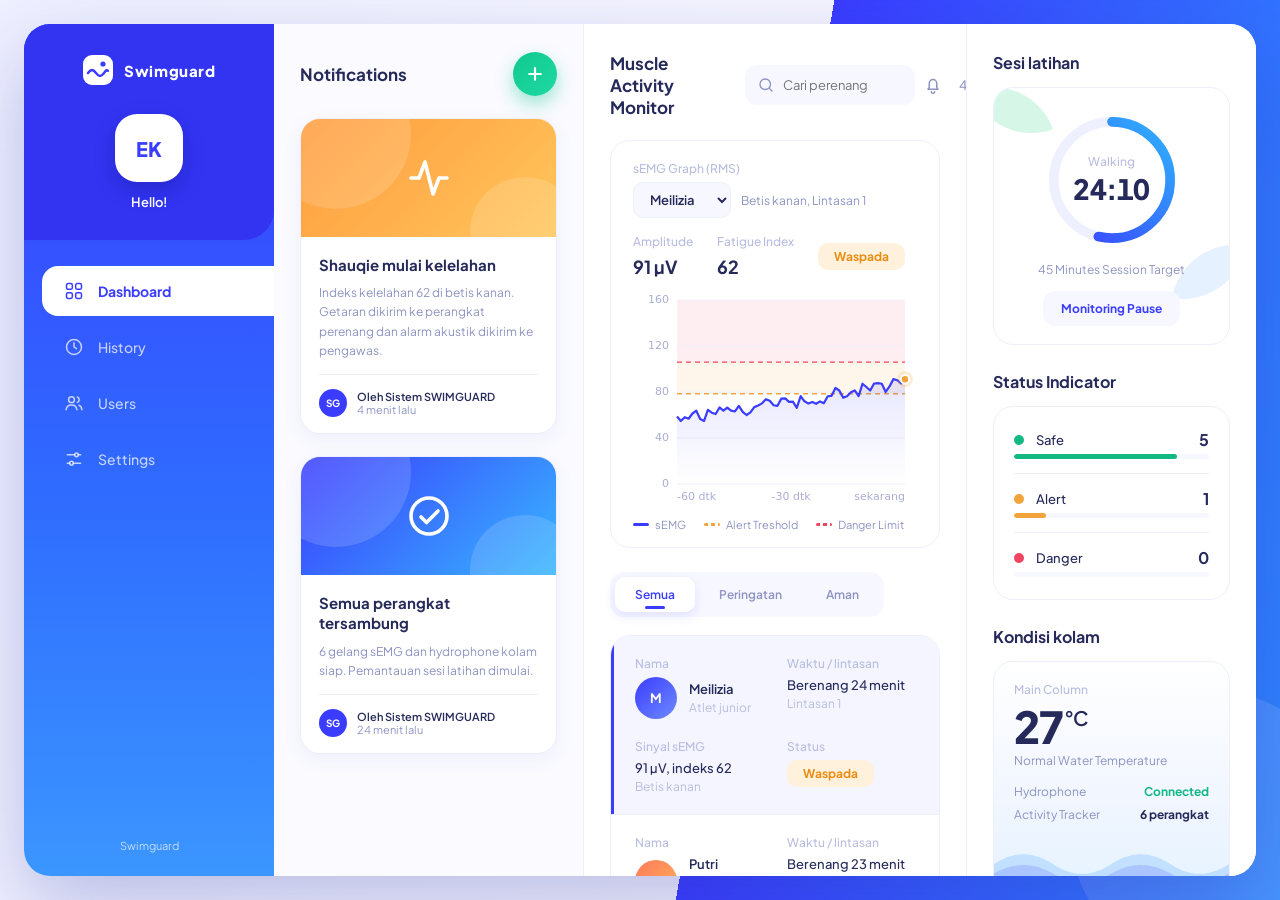
<file: index.html>
<!DOCTYPE html>
<html lang="id">
<head>
  <meta charset="UTF-8">
  <meta name="viewport" content="width=device-width, initial-scale=1">
  <title>Swimguard - Dashboard</title>
  <link rel="preconnect" href="https://fonts.googleapis.com">
  <link rel="preconnect" href="https://fonts.gstatic.com" crossorigin>
  <link href="https://fonts.googleapis.com/css2?family=Plus+Jakarta+Sans:wght@400;500;600;700;800&display=swap" rel="stylesheet">
  <link rel="stylesheet" href="style.css">
</head>
<body>

<div class="app">

  <!-- ============ SIDEBAR ============ -->
  <aside class="sidebar">
    <div class="side-top">
      <div class="brand">
        <svg viewBox="0 0 32 32" aria-hidden="true">
          <rect x="1" y="1" width="30" height="30" rx="9" fill="#fff"/>
          <path d="M6 19c3-4 5-4 8 0s5 4 8 0 3-3 4-2" fill="none" stroke="#3a3cff" stroke-width="2.4" stroke-linecap="round"/>
          <circle cx="21" cy="10" r="2.6" fill="#3a3cff"/>
        </svg>
        <span>Swimguard</span>
      </div>
      <div class="profile">
        <div class="profile-avatar">EK</div>
        <p>Hello!</p>
      </div>
    </div>

    <nav class="nav" aria-label="Menu utama">
      <button class="nav-item active" data-view="dashboard">
        <svg viewBox="0 0 24 24"><rect x="3" y="3" width="7" height="7" rx="2"/><rect x="14" y="3" width="7" height="7" rx="2"/><rect x="3" y="14" width="7" height="7" rx="2"/><rect x="14" y="14" width="7" height="7" rx="2"/></svg>
        Dashboard
      </button>
      <button class="nav-item" data-view="riwayat">
        <svg viewBox="0 0 24 24"><circle cx="12" cy="12" r="9"/><path d="M12 7v5l3 2"/></svg>
        History
      </button>
      <button class="nav-item" data-view="pengguna">
        <svg viewBox="0 0 24 24"><circle cx="9" cy="8" r="3.5"/><path d="M2.5 20c.6-3.6 3.2-5.5 6.5-5.5s5.9 1.9 6.5 5.5"/><path d="M16 4.8a3.4 3.4 0 0 1 0 6.4M18 14.8c2 .6 3.1 2.3 3.5 5.2"/></svg>
        Users
      </button>
      <button class="nav-item" data-view="pengaturan">
        <svg viewBox="0 0 24 24"><path d="M4 7h9M17 7h3M4 17h3M11 17h9"/><circle cx="15" cy="7" r="2.2"/><circle cx="9" cy="17" r="2.2"/></svg>
        Settings
      </button>
    </nav>

    <p class="powered">Swimguard</p>
  </aside>

  <!-- ============ KONTEN ============ -->
  <main class="content">

    <!-- ---------- DASHBOARD ---------- -->
    <section class="view active" id="view-dashboard">
      <div class="dash">

        <!-- Kolom notifikasi -->
        <div class="col col-notif">
          <header class="col-head">
            <h2>Notifications</h2>
            <button class="fab" id="btnTest" type="button" aria-label="Simulasikan peringatan" title="Simulasikan peringatan">
              <svg viewBox="0 0 24 24"><path d="M12 5v14M5 12h14"/></svg>
            </button>
          </header>
          <div id="notifList" class="notif-list"></div>
        </div>

        <!-- Kolom utama -->
        <div class="col col-main">
          <header class="col-head main-head">
            <h2>Muscle Activity Monitor</h2>
            <div class="head-tools">
              <label class="search">
                <svg viewBox="0 0 24 24"><circle cx="11" cy="11" r="7"/><path d="m20 20-3.5-3.5"/></svg>
                <input id="search" type="search" placeholder="Cari perenang" aria-label="Cari perenang">
              </label>
              <button class="icon-btn" id="btnBell" type="button" aria-label="Notifikasi baru">
                <svg viewBox="0 0 24 24"><path d="M6 17h12l-1.5-2V10a4.5 4.5 0 0 0-9 0v5z"/><path d="M10 20a2 2 0 0 0 4 0"/></svg>
                <span class="bell-dot" id="bellDot" hidden>0</span>
              </button>
              <time class="today" id="today"></time>
            </div>
          </header>

          <!-- Grafik sEMG -->
          <div class="chart-card">
            <div class="chart-top">
              <div>
                <p class="lbl">sEMG Graph (RMS)</p>
                <div class="chart-select">
                  <select id="chartSwimmer" aria-label="Pilih perenang"></select>
                  <span class="muscle" id="chartMuscle"></span>
                </div>
              </div>
              <div class="chart-stats">
                <div><p class="lbl">Amplitude</p><strong id="statAmp">0 µV</strong></div>
                <div><p class="lbl">Fatigue Index</p><strong id="statIdx">0</strong></div>
                <span class="badge ok" id="chartBadge">Safe</span>
              </div>
            </div>
            <canvas id="chart" aria-label="Grafik aktivitas otot 60 detik terakhir" role="img"></canvas>
            <div class="legend">
              <span><i class="sw sw-line"></i>sEMG</span>
              <span><i class="sw sw-warn"></i>Alert Treshold</span>
              <span><i class="sw sw-bad"></i>Danger Limit</span>
            </div>
          </div>

          <!-- Tab + daftar perenang -->
          <div class="tabs" role="tablist" aria-label="Filter status">
            <button class="tab active" role="tab" data-filter="all" type="button">Semua</button>
            <button class="tab" role="tab" data-filter="alert" type="button">Peringatan</button>
            <button class="tab" role="tab" data-filter="ok" type="button">Aman</button>
          </div>
          <div id="swimmerList" class="rows"></div>
        </div>

        <!-- Kolom samping -->
        <div class="col col-side">
          <h3>Sesi latihan</h3>
          <div class="card timer-card">
            <div class="ring">
              <svg viewBox="0 0 130 130" aria-hidden="true">
                <defs>
                  <linearGradient id="ringGrad" x1="0" y1="0" x2="1" y2="1">
                    <stop offset="0" stop-color="#3a3cff"/>
                    <stop offset="1" stop-color="#2fb4ff"/>
                  </linearGradient>
                </defs>
                <circle cx="65" cy="65" r="54" class="ring-bg"/>
                <circle cx="65" cy="65" r="54" class="ring-fg" id="ringFg"/>
              </svg>
              <div class="ring-text">
                <span class="lbl">Walking</span>
                <strong id="timerText">24:10</strong>
              </div>
            </div>
            <p class="timer-note">45 Minutes Session Target</p>
            <button class="btn-soft" id="btnPause" type="button">Monitoring Pause</button>
          </div>

          <h3>Status Indicator</h3>
          <div class="card status-card">
            <div class="stat-row">
              <span class="dot ok"></span><span class="stat-name">Safe</span><strong id="cntOk">0</strong>
              <div class="bar"><i class="ok" id="barOk"></i></div>
            </div>
            <div class="stat-row">
              <span class="dot warn"></span><span class="stat-name">Alert</span><strong id="cntWarn">0</strong>
              <div class="bar"><i class="warn" id="barWarn"></i></div>
            </div>
            <div class="stat-row">
              <span class="dot bad"></span><span class="stat-name">Danger</span><strong id="cntBad">0</strong>
              <div class="bar"><i class="bad" id="barBad"></i></div>
            </div>
          </div>

          <h3>Kondisi kolam</h3>
          <div class="card pool-card">
            <p class="lbl">Main Column</p>
            <div class="pool-temp">27<sup>°C</sup></div>
            <p class="pool-state">Normal Water Temperature</p>
            <ul class="pool-list">
              <li><span>Hydrophone</span><strong class="t-ok">Connected</strong></li>
              <li><span>Activity Tracker</span><strong id="poolActive">6 Devices</strong></li>
            </ul>
            <svg class="waves" viewBox="0 0 300 60" preserveAspectRatio="none" aria-hidden="true">
              <path d="M0 30c25-14 50-14 75 0s50 14 75 0 50-14 75 0 50 14 75 0V60H0z" fill="rgba(58,150,255,.22)"/>
              <path d="M0 40c25-12 50-12 75 0s50 12 75 0 50-12 75 0 50 12 75 0V60H0z" fill="rgba(58,60,255,.16)"/>
            </svg>
          </div>
        </div>

      </div>
    </section>

    <!-- ---------- RIWAYAT ---------- -->
    <section class="view" id="view-riwayat">
      <div class="page">
        <header class="page-head">
          <div>
            <h2>Monitoring History</h2>
            <p class="sub">Record of muscle events from all swimmers in this session.</p>
          </div>
          <button class="btn-primary" id="btnCsv" type="button">CSV File</button>
        </header>

        <div class="tabs" id="histTabs" role="tablist" aria-label="Filter riwayat">
          <button class="tab active" data-hfilter="all" type="button">All</button>
          <button class="tab" data-hfilter="warn" type="button">Beware</button>
          <button class="tab" data-hfilter="bad" type="button">Danger</button>
          <button class="tab" data-hfilter="ok" type="button">Normal</button>
        </div>

        <div class="table-wrap">
          <table class="table">
            <thead>
              <tr>
                <th>Time</th>
                <th>Swimmer</th>
                <th>Incident</th>
                <th>Muscle</th>
                <th>Index</th>
                <th>Level</th>
              </tr>
            </thead>
            <tbody id="histBody"></tbody>
          </table>
        </div>
      </div>
    </section>

    <!-- ---------- PENGGUNA ---------- -->
    <section class="view" id="view-pengguna">
      <div class="page">
        <header class="page-head">
          <div>
            <h2>Users and Benefits</h2>
            <p class="sub">Who uses Swimguard and what they gain.</p>
          </div>
        </header>

        <div class="benefit-grid">
          <article class="benefit">
            <div class="b-icon b1"><svg viewBox="0 0 24 24"><path d="M3 17c3-4 5-4 8 0s5 4 8 0"/><circle cx="16" cy="6" r="2.5"/><path d="m8 12 4-3 3 2"/></svg></div>
            <h3>Swimmers</h3>
            <p>Understanding the condition of your muscles while swimming. Vibrations from the device provide an early warning before cramps or fatigue can interfere with movement.</p>
          </article>
          <article class="benefit">
            <div class="b-icon b2"><svg viewBox="0 0 24 24"><path d="M4 19V9M10 19V5M16 19v-7M22 19H2"/></svg></div>
            <h3>Swim Coaches</h3>
            <p>View muscle activity charts and the history of each swimmer to adjust train intensity, rest periods, and future programs.</p>
          </article>
          <article class="benefit">
            <div class="b-icon b3"><svg viewBox="0 0 24 24"><path d="M6 17h12l-1.5-2V10a4.5 4.5 0 0 0-9 0v5z"/><path d="M10 20a2 2 0 0 0 4 0"/></svg></div>
            <h3>Supervisors</h3>
            <p>Receive audible alarms and dashboard notifications when a swimmer is at risk, allowing for faster response times without needing to monitor each individual separately.</p>
          </article>
          <article class="benefit">
            <div class="b-icon b4"><svg viewBox="0 0 24 24"><path d="M3 21V9l9-6 9 6v12"/><path d="M9 21v-6h6v6"/></svg></div>
            <h3>Pool Managers</h3>
            <p>Access safety data and incident history to evaluate procedures, generate reports, and improve pool services.</p>
          </article>
        </div>
      </div>
    </section>

    <!-- ---------- PENGATURAN ---------- -->
    <section class="view" id="view-pengaturan">
      <div class="page">
        <header class="page-head">
          <div>
            <h2>Alert Settings</h2>
            <p class="sub">Set fatigue index tresholds and dual alert triggers.</p>
          </div>
        </header>

        <div class="settings">
          <div class="setting">
            <div class="setting-info">
              <strong>Warning Treshold</strong>
              <span>Status changes to 'Warning' when the index reaches this value.</span>
            </div>
            <div class="slider">
              <input type="range" id="setWarn" min="30" max="80" value="55">
              <output id="outWarn">55</output>
            </div>
          </div>

          <div class="setting">
            <div class="setting-info">
              <strong>Danger Treshold</strong>
              <span>Status changes to 'Danger' when the index reaches this value.</span>
            </div>
            <div class="slider">
              <input type="range" id="setDanger" min="50" max="95" value="80">
              <output id="outDanger">80</output>
            </div>
          </div>

          <div class="setting">
            <div class="setting-info">
              <strong>Vibration on Swimmer's Device</strong>
              <span>The device vibrates when the status shifts to 'Warning' or 'Danger'.</span>
            </div>
            <label class="switch">
              <input type="checkbox" id="setVib" checked>
              <span></span>
            </label>
          </div>

          <div class="setting">
            <div class="setting-info">
              <strong>Acoustic Alarm for Supervisor</strong>
              <span>A signal is sent via hydrophone.</span>
            </div>
            <label class="switch">
              <input type="checkbox" id="setAco" checked>
              <span></span>
            </label>
          </div>
        </div>
      </div>
    </section>

  </main>
</div>

<div class="toast" id="toast" role="status" aria-live="polite"></div>

<script src="script.js"></script>
</body>
</html>
</file>
<file: style.css>
/* ==========================================================
   SWIMGUARD Dashboard
   ========================================================== */

:root {
  --blue: #3a3cff;
  --blue-2: #2f86ff;
  --ink: #262a5a;
  --muted: #8d93c2;
  --soft: #b9bee0;
  --line: #edeffb;
  --bg: #f7f8ff;

  --ok: #14b883;
  --ok-bg: #e2f8ef;
  --warn: #e98d12;
  --warn-bg: #fff1dc;
  --bad: #ee4560;
  --bad-bg: #ffe5ea;

  --font: "Plus Jakarta Sans", system-ui, -apple-system, "Segoe UI", Roboto, sans-serif;
}

*,
*::before,
*::after { box-sizing: border-box; margin: 0; padding: 0; }

html { -webkit-text-size-adjust: 100%; }

body {
  min-height: 100vh;
  display: flex;
  align-items: center;
  justify-content: center;
  padding: 24px;
  font-family: var(--font);
  color: var(--ink);
  background: linear-gradient(100deg, #eff0ff 0, #f6f6ff 58%, #3a3cff 58%, #2f86ff 100%);
  position: relative;
  overflow-x: hidden;
  -webkit-font-smoothing: antialiased;
}

/* dekorasi latar */
body::before {
  content: "";
  position: fixed;
  left: 24px;
  top: 24px;
  width: 210px;
  height: 170px;
  background-image: radial-gradient(#d6daff 3px, transparent 3.5px);
  background-size: 34px 34px;
  z-index: 0;
}
body::after {
  content: "";
  position: fixed;
  right: -70px;
  bottom: -70px;
  width: 280px;
  height: 280px;
  border-radius: 50%;
  background: rgba(255, 255, 255, .12);
  z-index: 0;
}

button { font: inherit; color: inherit; cursor: pointer; border: 0; background: none; }
button:focus-visible,
input:focus-visible,
select:focus-visible,
.row:focus-visible {
  outline: 3px solid rgba(58, 60, 255, .45);
  outline-offset: 2px;
}
[hidden] { display: none !important; }

/* ==========================================================
   KERANGKA APLIKASI
   ========================================================== */
.app {
  position: relative;
  z-index: 1;
  display: flex;
  width: min(1400px, 100%);
  height: calc(100vh - 48px);
  min-height: 680px;
  max-height: 920px;
  background: #fff;
  border-radius: 26px;
  overflow: hidden;
  box-shadow: 0 30px 80px rgba(40, 50, 160, .28);
}

/* ==========================================================
   SIDEBAR
   ========================================================== */
.sidebar {
  width: 250px;
  flex-shrink: 0;
  display: flex;
  flex-direction: column;
  color: #fff;
  background: linear-gradient(180deg, #3a3cff 0%, #2f6bff 55%, #3b96ff 100%);
}

.side-top {
  padding: 30px 24px 30px;
  background: #3234f2;
  border-bottom-right-radius: 30px;
  text-align: center;
}

.brand {
  display: flex;
  align-items: center;
  justify-content: center;
  gap: 10px;
  font-weight: 800;
  letter-spacing: .04em;
  font-size: 15px;
}
.brand svg { width: 32px; height: 32px; }

.profile { margin-top: 28px; }
.profile-avatar {
  width: 68px;
  height: 68px;
  margin: 0 auto 12px;
  display: grid;
  place-items: center;
  border-radius: 22px;
  background: #fff;
  color: var(--blue);
  font-weight: 800;
  font-size: 20px;
  box-shadow: 0 8px 20px rgba(10, 10, 100, .25);
}
.profile p { font-size: 13px; font-weight: 600; }

.nav {
  display: flex;
  flex-direction: column;
  gap: 6px;
  margin: 26px 0 0 18px;
}
.nav-item {
  display: flex;
  align-items: center;
  gap: 14px;
  width: 100%;
  padding: 15px 22px;
  border-radius: 16px 0 0 16px;
  font-size: 14px;
  font-weight: 500;
  text-align: left;
  color: rgba(255, 255, 255, .72);
  transition: background .15s, color .15s;
}
.nav-item svg {
  width: 20px;
  height: 20px;
  fill: none;
  stroke: currentColor;
  stroke-width: 1.8;
  stroke-linecap: round;
  stroke-linejoin: round;
}
.nav-item:hover { color: #fff; background: rgba(255, 255, 255, .1); }
.nav-item.active {
  background: #fff;
  color: var(--blue);
  font-weight: 700;
}
.nav-item:focus-visible { outline-color: #fff; }

.powered {
  margin-top: auto;
  padding: 24px;
  text-align: center;
  font-size: 11px;
  color: rgba(255, 255, 255, .7);
}

/* ==========================================================
   KONTEN
   ========================================================== */
.content { flex: 1; min-width: 0; background: #fff; }

.view { display: none; height: 100%; }
.view.active { display: block; }

.dash {
  display: grid;
  grid-template-columns: 310px minmax(0, 1fr) 290px;
  height: 100%;
}

.col {
  min-height: 0;
  overflow-y: auto;
  padding: 28px 26px;
  scrollbar-width: thin;
  scrollbar-color: #dcdffa transparent;
}
.col::-webkit-scrollbar { width: 6px; }
.col::-webkit-scrollbar-thumb { background: #dcdffa; border-radius: 6px; }

.col-notif { background: #fafaff; border-right: 1px solid var(--line); }
.col-side { border-left: 1px solid var(--line); }

.col-head {
  display: flex;
  align-items: center;
  justify-content: space-between;
  gap: 12px;
  margin-bottom: 22px;
  min-height: 44px;
}
h2 { font-size: 17px; font-weight: 700; }
h3 { font-size: 16px; font-weight: 700; margin: 0 0 14px; }
.col-side h3:not(:first-child) { margin-top: 26px; }

.lbl { font-size: 12px; font-weight: 500; color: var(--soft); margin-bottom: 6px; }

/* ----- tombol umum ----- */
.fab {
  width: 44px;
  height: 44px;
  display: grid;
  place-items: center;
  flex-shrink: 0;
  border-radius: 50%;
  background: linear-gradient(135deg, #10c98f, #20d9a3);
  box-shadow: 0 8px 18px rgba(16, 201, 143, .4);
  transition: transform .15s;
}
.fab:hover { transform: scale(1.06); }
.fab svg { width: 20px; height: 20px; fill: none; stroke: #fff; stroke-width: 2.6; stroke-linecap: round; }

.icon-btn {
  position: relative;
  width: 40px;
  height: 40px;
  display: grid;
  place-items: center;
  border-radius: 12px;
  color: var(--muted);
}
.icon-btn:hover { background: var(--bg); }
.icon-btn svg { width: 20px; height: 20px; fill: none; stroke: currentColor; stroke-width: 1.8; stroke-linecap: round; stroke-linejoin: round; }
.bell-dot {
  position: absolute;
  top: 3px;
  right: 3px;
  min-width: 17px;
  height: 17px;
  padding: 0 4px;
  display: grid;
  place-items: center;
  border-radius: 9px;
  background: var(--bad);
  color: #fff;
  font-size: 10px;
  font-weight: 700;
}

.btn-primary {
  padding: 12px 22px;
  border-radius: 12px;
  background: linear-gradient(135deg, var(--blue), var(--blue-2));
  color: #fff;
  font-size: 13px;
  font-weight: 700;
  box-shadow: 0 8px 18px rgba(58, 60, 255, .3);
}
.btn-primary:hover { filter: brightness(1.08); }

.btn-soft {
  margin-top: 14px;
  padding: 10px 18px;
  border-radius: 12px;
  background: var(--bg);
  color: var(--blue);
  font-size: 12px;
  font-weight: 700;
}
.btn-soft:hover { background: #eceeff; }

/* ----- header utama ----- */
.head-tools { display: flex; align-items: center; gap: 8px; min-width: 0; }
.search {
  display: flex;
  align-items: center;
  gap: 8px;
  padding: 0 12px;
  height: 40px;
  border-radius: 12px;
  background: var(--bg);
  color: var(--muted);
}
.search svg { width: 18px; height: 18px; flex-shrink: 0; fill: none; stroke: currentColor; stroke-width: 1.8; stroke-linecap: round; }
.search input {
  width: 120px;
  border: 0;
  outline: 0;
  background: transparent;
  font: inherit;
  font-size: 13px;
  color: var(--ink);
}
.search:focus-within { outline: 3px solid rgba(58, 60, 255, .35); }
.search input:focus-visible { outline: 0; }
.today { margin-left: 8px; font-size: 13px; font-weight: 500; color: var(--muted); white-space: nowrap; }

/* ==========================================================
   NOTIFIKASI
   ========================================================== */
.notif-list { display: flex; flex-direction: column; gap: 22px; }

.notif {
  background: #fff;
  border: 1px solid var(--line);
  border-radius: 20px;
  overflow: hidden;
  box-shadow: 0 6px 20px rgba(60, 70, 180, .06);
}
.notif.is-new { animation: slideIn .5s ease-out; }

.notif-banner {
  position: relative;
  height: 118px;
  display: grid;
  place-items: center;
  overflow: hidden;
}
.notif-banner::before,
.notif-banner::after {
  content: "";
  position: absolute;
  border-radius: 50%;
  background: rgba(255, 255, 255, .14);
}
.notif-banner::before { width: 150px; height: 150px; left: -40px; top: -60px; }
.notif-banner::after { width: 110px; height: 110px; right: -24px; bottom: -50px; }
.notif-banner svg {
  position: relative;
  z-index: 1;
  width: 48px;
  height: 48px;
  fill: none;
  stroke: #fff;
  stroke-width: 1.8;
  stroke-linecap: round;
  stroke-linejoin: round;
}
.notif-banner.info { background: linear-gradient(135deg, #3a3cff, #38b6ff); }
.notif-banner.warn { background: linear-gradient(135deg, #ff9b3d, #ffc65c); }
.notif-banner.bad { background: linear-gradient(135deg, #ee4560, #ff7a8c); }

.notif-body { padding: 18px 18px 16px; }
.notif-body h4 { font-size: 15px; font-weight: 700; line-height: 1.35; }
.notif-body p { margin-top: 8px; font-size: 12px; line-height: 1.6; color: var(--muted); }

.notif-foot {
  display: flex;
  align-items: center;
  gap: 10px;
  margin-top: 14px;
  padding-top: 14px;
  border-top: 1px solid var(--line);
  font-size: 11px;
  color: var(--muted);
}
.notif-foot .mini-av {
  width: 28px;
  height: 28px;
  display: grid;
  place-items: center;
  border-radius: 50%;
  background: var(--blue);
  color: #fff;
  font-size: 10px;
  font-weight: 700;
}
.notif-foot b { display: block; color: var(--ink); font-weight: 600; font-size: 11px; }

/* ==========================================================
   GRAFIK
   ========================================================== */
.chart-card {
  border: 1px solid var(--line);
  border-radius: 20px;
  padding: 20px 22px 16px;
  margin-bottom: 24px;
}
.chart-top {
  display: flex;
  align-items: flex-start;
  justify-content: space-between;
  gap: 16px;
  flex-wrap: wrap;
}
.chart-select { display: flex; align-items: center; gap: 10px; flex-wrap: wrap; }
.chart-select select {
  padding: 8px 12px;
  border: 1px solid var(--line);
  border-radius: 10px;
  background: var(--bg);
  font: inherit;
  font-size: 13px;
  font-weight: 600;
  color: var(--ink);
}
.muscle { font-size: 12px; color: var(--muted); }
.chart-stats { display: flex; align-items: center; gap: 24px; }
.chart-stats strong { font-size: 18px; font-weight: 700; }

#chart { display: block; width: 100%; height: 220px; margin-top: 12px; }

.legend { display: flex; gap: 18px; flex-wrap: wrap; margin-top: 8px; font-size: 11px; color: var(--muted); }
.legend span { display: inline-flex; align-items: center; gap: 6px; }
.sw { display: inline-block; width: 16px; height: 3px; border-radius: 2px; }
.sw-line { background: var(--blue); }
.sw-warn { background: repeating-linear-gradient(90deg, #f2a43a 0 4px, transparent 4px 7px); }
.sw-bad { background: repeating-linear-gradient(90deg, var(--bad) 0 4px, transparent 4px 7px); }

/* ==========================================================
   TAB + DAFTAR PERENANG
   ========================================================== */
.tabs {
  display: inline-flex;
  gap: 4px;
  padding: 5px;
  margin-bottom: 18px;
  border-radius: 14px;
  background: var(--bg);
}
.tab {
  position: relative;
  padding: 10px 20px;
  border-radius: 10px;
  font-size: 12px;
  font-weight: 600;
  color: var(--muted);
}
.tab:hover { color: var(--blue); }
.tab.active {
  background: #fff;
  color: var(--blue);
  box-shadow: 0 4px 12px rgba(58, 60, 255, .12);
}
.tab.active::after {
  content: "";
  position: absolute;
  left: 50%;
  bottom: 3px;
  width: 20px;
  height: 3px;
  margin-left: -10px;
  border-radius: 3px;
  background: var(--blue);
}

.rows { border: 1px solid var(--line); border-radius: 20px; overflow: hidden; }
.row {
  display: grid;
  grid-template-columns: 1fr 1fr;
  gap: 20px 24px;
  padding: 20px 24px;
  background: #fff;
  border-bottom: 1px solid var(--line);
  cursor: pointer;
  transition: background .15s;
}
.row:last-child { border-bottom: 0; }
.row:hover { background: #fbfbff; }
.row.selected { background: #f4f5ff; box-shadow: inset 3px 0 0 var(--blue); }

.who { display: flex; align-items: center; gap: 12px; min-width: 0; }
.avatar-sm {
  width: 42px;
  height: 42px;
  flex-shrink: 0;
  display: grid;
  place-items: center;
  border-radius: 50%;
  color: #fff;
  font-size: 13px;
  font-weight: 700;
}
.who strong, .cell strong { display: block; font-size: 13px; font-weight: 600; }
.who span, .cell span { display: block; margin-top: 3px; font-size: 12px; color: var(--soft); }
.cell strong { font-weight: 500; }

.badge {
  display: inline-block;
  padding: 6px 16px;
  border-radius: 10px;
  font-size: 12px;
  font-weight: 700;
  white-space: nowrap;
}
.badge.ok { background: var(--ok-bg); color: var(--ok); }
.badge.warn { background: var(--warn-bg); color: var(--warn); }
.badge.bad { background: var(--bad-bg); color: var(--bad); }

.empty { padding: 40px 20px; text-align: center; font-size: 13px; color: var(--muted); }

/* ==========================================================
   KOLOM SAMPING
   ========================================================== */
.card {
  position: relative;
  overflow: hidden;
  border: 1px solid var(--line);
  border-radius: 20px;
  background: #fff;
}

/* timer */
.timer-card { padding: 22px 18px 18px; text-align: center; }
.timer-card::before,
.timer-card::after {
  content: "";
  position: absolute;
  width: 64px;
  height: 64px;
  opacity: .55;
  pointer-events: none;
}
.timer-card::before {
  left: -14px;
  top: -10px;
  background: #b5f0d3;
  border-radius: 0 100% 0 100%;
  transform: rotate(-20deg);
}
.timer-card::after {
  right: -12px;
  bottom: 40px;
  background: #cfe6ff;
  border-radius: 100% 0 100% 0;
  transform: rotate(10deg);
}
.ring { position: relative; width: 140px; height: 140px; margin: 0 auto; }
.ring svg { width: 100%; height: 100%; transform: rotate(-90deg); }
.ring-bg { fill: none; stroke: #eef0ff; stroke-width: 9; }
.ring-fg {
  fill: none;
  stroke: url(#ringGrad);
  stroke-width: 9;
  stroke-linecap: round;
  stroke-dasharray: 339.29;
  stroke-dashoffset: 339.29;
  transition: stroke-dashoffset .9s linear;
}
.ring-text { position: absolute; inset: 0; display: grid; place-content: center; text-align: center; }
.ring-text .lbl { margin-bottom: 2px; }
.ring-text strong { font-size: 28px; font-weight: 800; letter-spacing: -.02em; font-variant-numeric: tabular-nums; }
.timer-note { margin-top: 12px; font-size: 12px; color: var(--muted); position: relative; z-index: 1; }
.timer-card .btn-soft { position: relative; z-index: 1; }

/* status */
.status-card { padding: 8px 20px; }
.stat-row {
  display: grid;
  grid-template-columns: 12px 1fr auto;
  align-items: center;
  gap: 4px 10px;
  padding: 14px 0;
  border-bottom: 1px solid var(--line);
}
.stat-row:last-child { border-bottom: 0; }
.stat-name { font-size: 13px; font-weight: 500; }
.stat-row strong { font-size: 16px; font-weight: 700; }
.dot { width: 10px; height: 10px; border-radius: 50%; }
.dot.ok { background: var(--ok); }
.dot.warn { background: #f2a43a; }
.dot.bad { background: var(--bad); }
.bar { grid-column: 1 / -1; height: 5px; border-radius: 5px; background: var(--bg); overflow: hidden; }
.bar i { display: block; height: 100%; width: 0; border-radius: 5px; transition: width .5s; }
.bar i.ok { background: var(--ok); }
.bar i.warn { background: #f2a43a; }
.bar i.bad { background: var(--bad); }

/* kolam */
.pool-card {
  padding: 20px 20px 70px;
  background: linear-gradient(180deg, #fff 0%, #f1f6ff 60%, #e5f3ff 100%);
}
.pool-temp { font-size: 44px; font-weight: 800; letter-spacing: -.03em; line-height: 1.05; }
.pool-temp sup { font-size: 20px; font-weight: 600; vertical-align: top; margin-left: 2px; position: relative; top: 4px; }
.pool-state { margin-top: 4px; font-size: 12px; color: var(--muted); }
.pool-list { list-style: none; margin-top: 16px; display: grid; gap: 8px; }
.pool-list li { display: flex; justify-content: space-between; font-size: 12px; color: var(--muted); }
.pool-list strong { font-weight: 700; color: var(--ink); }
.pool-list .t-ok { color: var(--ok); }
.waves { position: absolute; left: 0; bottom: 0; width: 100%; height: 56px; }

/* ==========================================================
   HALAMAN LAIN
   ========================================================== */
.page { height: 100%; overflow-y: auto; padding: 34px 40px; scrollbar-width: thin; scrollbar-color: #dcdffa transparent; }
.page-head {
  display: flex;
  align-items: flex-start;
  justify-content: space-between;
  gap: 16px;
  margin-bottom: 24px;
}
.page-head h2 { font-size: 20px; }
.sub { margin-top: 6px; font-size: 13px; color: var(--muted); }

.table-wrap { overflow-x: auto; border: 1px solid var(--line); border-radius: 20px; }
.table { width: 100%; border-collapse: collapse; min-width: 640px; }
.table th {
  padding: 16px 20px;
  text-align: left;
  font-size: 12px;
  font-weight: 500;
  color: var(--soft);
  background: #fafaff;
  border-bottom: 1px solid var(--line);
}
.table td { padding: 16px 20px; font-size: 13px; border-bottom: 1px solid var(--line); }
.table tr:last-child td { border-bottom: 0; }
.table td:first-child { color: var(--muted); font-variant-numeric: tabular-nums; }
.table td b { font-weight: 600; }

.benefit-grid {
  display: grid;
  grid-template-columns: repeat(auto-fit, minmax(250px, 1fr));
  gap: 22px;
}
.benefit {
  padding: 26px 24px;
  border: 1px solid var(--line);
  border-radius: 20px;
  background: #fff;
}
.benefit h3 { margin: 18px 0 10px; }
.benefit p { font-size: 13px; line-height: 1.7; color: var(--muted); }
.b-icon { width: 52px; height: 52px; display: grid; place-items: center; border-radius: 16px; }
.b-icon svg { width: 26px; height: 26px; fill: none; stroke: #fff; stroke-width: 1.9; stroke-linecap: round; stroke-linejoin: round; }
.b1 { background: linear-gradient(135deg, #3a3cff, #38b6ff); }
.b2 { background: linear-gradient(135deg, #14b883, #5fe0b4); }
.b3 { background: linear-gradient(135deg, #ee4560, #ff8fa0); }
.b4 { background: linear-gradient(135deg, #ff9b3d, #ffc65c); }

.settings { border: 1px solid var(--line); border-radius: 20px; overflow: hidden; max-width: 760px; }
.setting {
  display: flex;
  align-items: center;
  justify-content: space-between;
  gap: 24px;
  padding: 22px 26px;
  border-bottom: 1px solid var(--line);
}
.setting:last-child { border-bottom: 0; }
.setting-info strong { display: block; font-size: 14px; font-weight: 600; }
.setting-info span { display: block; margin-top: 4px; font-size: 12px; color: var(--muted); max-width: 380px; line-height: 1.5; }
.slider { display: flex; align-items: center; gap: 14px; }
.slider input[type="range"] { width: 180px; accent-color: var(--blue); }
.slider output { min-width: 28px; text-align: right; font-size: 15px; font-weight: 700; font-variant-numeric: tabular-nums; }

.switch { position: relative; width: 50px; height: 28px; flex-shrink: 0; }
.switch input { position: absolute; inset: 0; opacity: 0; cursor: pointer; z-index: 1; margin: 0; }
.switch span { position: absolute; inset: 0; border-radius: 28px; background: #dfe2f7; transition: background .2s; }
.switch span::after {
  content: "";
  position: absolute;
  left: 3px;
  top: 3px;
  width: 22px;
  height: 22px;
  border-radius: 50%;
  background: #fff;
  box-shadow: 0 2px 6px rgba(0, 0, 40, .2);
  transition: transform .2s;
}
.switch input:checked + span { background: var(--blue); }
.switch input:checked + span::after { transform: translateX(22px); }
.switch input:focus-visible + span { outline: 3px solid rgba(58, 60, 255, .45); outline-offset: 2px; }

/* ----- toast ----- */
.toast {
  position: fixed;
  left: 50%;
  bottom: 36px;
  z-index: 50;
  max-width: calc(100% - 32px);
  padding: 13px 22px;
  border-radius: 14px;
  background: var(--ink);
  color: #fff;
  font-size: 13px;
  font-weight: 500;
  box-shadow: 0 14px 34px rgba(20, 20, 80, .35);
  opacity: 0;
  pointer-events: none;
  transform: translate(-50%, 12px);
  transition: opacity .25s, transform .25s;
}
.toast.show { opacity: 1; transform: translate(-50%, 0); }

/* ----- animasi ----- */
@keyframes slideIn {
  from { opacity: 0; transform: translateY(-14px); }
  to { opacity: 1; transform: none; }
}
@keyframes pulse {
  0%, 100% { opacity: 1; }
  50% { opacity: .35; }
}
.badge.bad::before {
  content: "";
  display: inline-block;
  width: 7px;
  height: 7px;
  margin-right: 7px;
  border-radius: 50%;
  background: var(--bad);
  animation: pulse 1s infinite;
}

@media (prefers-reduced-motion: reduce) {
  *, *::before, *::after { animation: none !important; transition: none !important; }
}

/* ==========================================================
   RESPONSIF
   ========================================================== */
@media (max-width: 1260px) {
  .dash {
    grid-template-columns: 290px minmax(0, 1fr);
    overflow-y: auto;
    align-content: start;
  }
  .dash > .col { overflow: visible; }
  .col-side {
    grid-column: 1 / -1;
    display: grid;
    grid-template-columns: repeat(3, 1fr);
    gap: 0 22px;
    border-left: 0;
    border-top: 1px solid var(--line);
  }
  .col-side h3 { grid-row: 1; margin-top: 0 !important; }
  .col-side .card { grid-row: 2; }
}

@media (max-width: 900px) {
  body { padding: 0; background: #f1f2ff; align-items: stretch; }
  body::before, body::after { display: none; }

  .app { flex-direction: column; height: auto; max-height: none; min-height: 100vh; border-radius: 0; }

  .sidebar { width: 100%; flex-direction: row; align-items: center; }
  .side-top { padding: 14px 18px; border-radius: 0; text-align: left; }
  .profile, .powered { display: none; }
  .nav { flex-direction: row; margin: 0; padding: 10px 8px; gap: 4px; overflow-x: auto; flex: 1; }
  .nav-item { width: auto; padding: 11px 14px; border-radius: 12px; white-space: nowrap; }

  .view { height: auto; }
  .dash { display: block; height: auto; }
  .col { overflow: visible; padding: 22px 18px; }
  .col-notif { border-right: 0; border-bottom: 1px solid var(--line); }
  .col-side { display: block; border-top: 1px solid var(--line); }
  .col-side h3:not(:first-child) { margin-top: 26px !important; }

  .head-tools { flex-wrap: wrap; justify-content: flex-end; }
  .main-head { align-items: flex-start; flex-wrap: wrap; }
  .page { height: auto; padding: 24px 18px; }
}

@media (max-width: 520px) {
  .row { grid-template-columns: 1fr; gap: 14px; padding: 18px; }
  .chart-stats { gap: 16px; }
  .setting { flex-direction: column; align-items: flex-start; }
  .slider input[type="range"] { width: 150px; }
  .today { display: none; }
  .brand span { display: none; }
}
</file>
